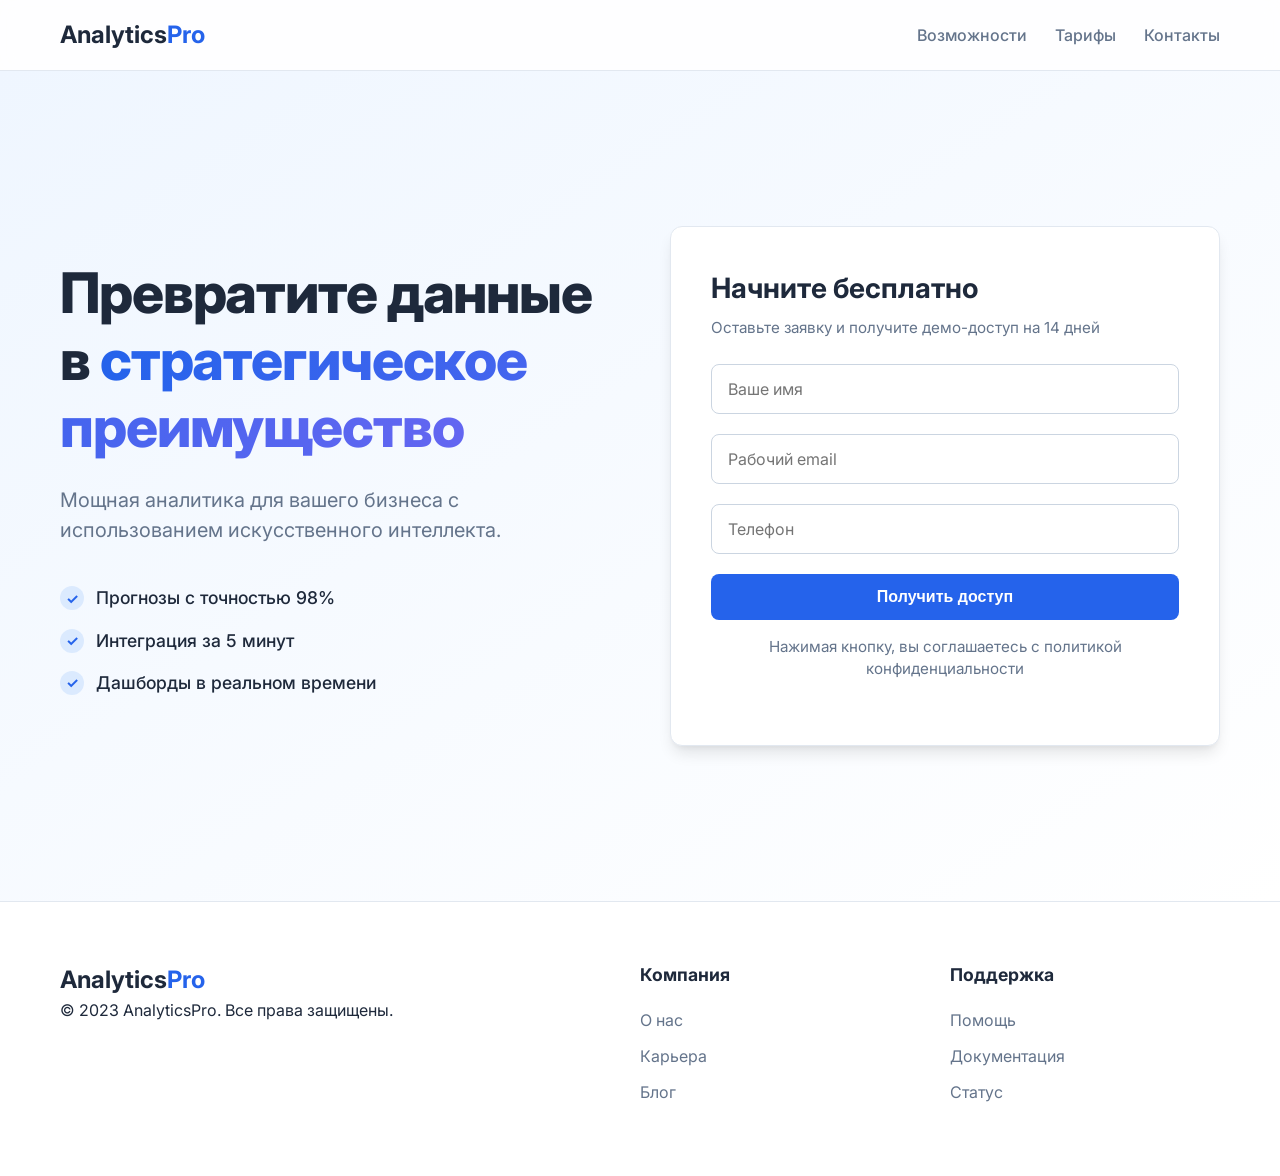
<file: index.html>
<!DOCTYPE html>
<html lang="ru">
<head>
    <meta charset="UTF-8">
    <meta name="viewport" content="width=device-width, initial-scale=1.0">
    <title>AnalyticsPro — Сервис аналитики нового поколения</title>
    <link rel="stylesheet" href="css/styles.css">
    <link rel="preconnect" href="https://fonts.googleapis.com">
    <link rel="preconnect" href="https://fonts.gstatic.com" crossorigin>
    <link href="https://fonts.googleapis.com/css2?family=Inter:wght@400;500;600;700&display=swap" rel="stylesheet">
</head>
<body>
    <header class="header">
        <div class="container header__container">
            <div class="logo">Analytics<span class="accent">Pro</span></div>
            <nav class="nav">
                <a href="#features">Возможности</a>
                <a href="#pricing">Тарифы</a>
                <a href="#contact">Контакты</a>
            </nav>
        </div>
    </header>

    <main>
        <section class="hero">
            <div class="container hero__container">
                <div class="hero__content fade-in-up">
                    <h1 class="hero__title">Превратите данные в <span class="text-gradient">стратегическое преимущество</span></h1>
                    <p class="hero__subtitle">Мощная аналитика для вашего бизнеса с использованием искусственного интеллекта.</p>
                    
                    <ul class="hero__bullets">
                        <li class="bullet-item">
                            <span class="bullet-icon">✓</span>
                            <span>Прогнозы с точностью 98%</span>
                        </li>
                        <li class="bullet-item">
                            <span class="bullet-icon">✓</span>
                            <span>Интеграция за 5 минут</span>
                        </li>
                        <li class="bullet-item">
                            <span class="bullet-icon">✓</span>
                            <span>Дашборды в реальном времени</span>
                        </li>
                    </ul>
                </div>

                <div class="hero__form-wrapper fade-in-up delay-200">
                    <form class="lead-form">
                        <h3>Начните бесплатно</h3>
                        <p>Оставьте заявку и получите демо-доступ на 14 дней</p>
                        
                        <div class="form-group">
                            <input type="text" placeholder="Ваше имя" required>
                        </div>
                        <div class="form-group">
                            <input type="email" placeholder="Рабочий email" required>
                        </div>
                        <div class="form-group">
                            <input type="tel" placeholder="Телефон">
                        </div>
                        <button type="submit" class="btn btn-primary">Получить доступ</button>
                        <p class="form-note">Нажимая кнопку, вы соглашаетесь с политикой конфиденциальности</p>
                    </form>
                </div>
            </div>
        </section>
    </main>

    <footer class="footer">
        <div class="container footer__container">
            <div class="footer__col">
                <div class="logo">Analytics<span class="accent">Pro</span></div>
                <p>© 2023 AnalyticsPro. Все права защищены.</p>
            </div>
            <div class="footer__col">
                <h4>Компания</h4>
                <a href="#">О нас</a>
                <a href="#">Карьера</a>
                <a href="#">Блог</a>
            </div>
            <div class="footer__col">
                <h4>Поддержка</h4>
                <a href="#">Помощь</a>
                <a href="#">Документация</a>
                <a href="#">Статус</a>
            </div>
        </div>
    </footer>
</body>
</html>
</file>
<file: css/styles.css>
:root {
    --primary-color: #2563eb;
    --primary-hover: #1d4ed8;
    --secondary-color: #eff6ff;
    --text-main: #1e293b;
    --text-muted: #64748b;
    --bg-body: #f8fafc;
    --white: #ffffff;
    --shadow-sm: 0 1px 2px 0 rgb(0 0 0 / 0.05);
    --shadow-lg: 0 10px 15px -3px rgb(0 0 0 / 0.1), 0 4px 6px -2px rgb(0 0 0 / 0.05);
    --radius: 12px;
}

* {
    box-sizing: border-box;
    margin: 0;
    padding: 0;
}

body {
    font-family: 'Inter', -apple-system, BlinkMacSystemFont, "Segoe UI", Roboto, Helvetica, Arial, sans-serif;
    color: var(--text-main);
    background-color: var(--bg-body);
    line-height: 1.5;
    -webkit-font-smoothing: antialiased;
}

.container {
    max-width: 1200px;
    margin: 0 auto;
    padding: 0 20px;
}

/* Header */
.header {
    background: rgba(255, 255, 255, 0.8);
    backdrop-filter: blur(10px);
    position: sticky;
    top: 0;
    z-index: 100;
    border-bottom: 1px solid #e2e8f0;
}

.header__container {
    display: flex;
    justify-content: space-between;
    align-items: center;
    height: 70px;
}

.logo {
    font-weight: 700;
    font-size: 1.5rem;
    color: var(--text-main);
}

.logo .accent {
    color: var(--primary-color);
}

.nav a {
    text-decoration: none;
    color: var(--text-muted);
    margin-left: 24px;
    font-weight: 500;
    transition: color 0.2s;
}

.nav a:hover {
    color: var(--primary-color);
}

/* Hero Section */
.hero {
    padding: 80px 0;
    background: linear-gradient(to bottom right, #eff6ff, #ffffff);
    min-height: calc(100vh - 70px);
    display: flex;
    align-items: center;
}

.hero__container {
    display: grid;
    grid-template-columns: 1fr 1fr;
    gap: 60px;
    align-items: center;
}

.hero__title {
    font-size: 3.5rem;
    font-weight: 800;
    line-height: 1.2;
    margin-bottom: 24px;
    letter-spacing: -0.02em;
}

.text-gradient {
    background: linear-gradient(90deg, var(--primary-color), #6366f1);
    -webkit-background-clip: text;
    -webkit-text-fill-color: transparent;
}

.hero__subtitle {
    font-size: 1.25rem;
    color: var(--text-muted);
    margin-bottom: 40px;
    max-width: 500px;
}

.hero__bullets {
    list-style: none;
}

.bullet-item {
    display: flex;
    align-items: center;
    margin-bottom: 16px;
    font-size: 1.1rem;
    font-weight: 500;
}

.bullet-icon {
    display: inline-flex;
    align-items: center;
    justify-content: center;
    width: 24px;
    height: 24px;
    background-color: #dbeafe;
    color: var(--primary-color);
    border-radius: 50%;
    margin-right: 12px;
    font-size: 0.9rem;
    font-weight: bold;
}

/* Form */
.hero__form-wrapper {
    background: var(--white);
    padding: 40px;
    border-radius: var(--radius);
    box-shadow: var(--shadow-lg);
    border: 1px solid #e2e8f0;
}

.lead-form h3 {
    font-size: 1.75rem;
    margin-bottom: 8px;
}

.lead-form p {
    color: var(--text-muted);
    margin-bottom: 24px;
    font-size: 0.95rem;
}

.form-group {
    margin-bottom: 20px;
}

.form-group input {
    width: 100%;
    padding: 14px 16px;
    border: 1px solid #cbd5e1;
    border-radius: 8px;
    font-size: 1rem;
    transition: border-color 0.2s, box-shadow 0.2s;
    font-family: inherit;
}

.form-group input:focus {
    outline: none;
    border-color: var(--primary-color);
    box-shadow: 0 0 0 3px rgba(37, 99, 235, 0.1);
}

.btn {
    display: inline-block;
    width: 100%;
    padding: 14px;
    border: none;
    border-radius: 8px;
    font-size: 1rem;
    font-weight: 600;
    cursor: pointer;
    transition: background-color 0.2s, transform 0.1s;
}

.btn-primary {
    background-color: var(--primary-color);
    color: white;
}

.btn-primary:hover {
    background-color: var(--primary-hover);
}

.btn-primary:active {
    transform: translateY(1px);
}

.form-note {
    font-size: 0.8rem;
    color: #94a3b8;
    margin-top: 16px;
    text-align: center;
}

/* Footer */
.footer {
    background-color: var(--white);
    padding: 60px 0;
    border-top: 1px solid #e2e8f0;
}

.footer__container {
    display: grid;
    grid-template-columns: 2fr 1fr 1fr;
    gap: 40px;
}

.footer__col h4 {
    margin-bottom: 20px;
    font-size: 1.1rem;
}

.footer__col a {
    display: block;
    text-decoration: none;
    color: var(--text-muted);
    margin-bottom: 12px;
    transition: color 0.2s;
}

.footer__col a:hover {
    color: var(--primary-color);
}

/* Animations */
@keyframes fadeInUp {
    from {
        opacity: 0;
        transform: translate3d(0, 30px, 0);
    }
    to {
        opacity: 1;
        transform: translate3d(0, 0, 0);
    }
}

.fade-in-up {
    animation: fadeInUp 0.8s cubic-bezier(0.2, 0.8, 0.2, 1) forwards;
    opacity: 0;
}

.delay-200 {
    animation-delay: 0.2s;
}

/* Responsive */
@media (max-width: 900px) {
    .hero__container {
        grid-template-columns: 1fr;
        text-align: center;
        gap: 40px;
    }

    .hero__bullets {
        display: inline-block;
        text-align: left;
    }

    .hero__title {
        font-size: 2.5rem;
    }
    
    .hero__subtitle {
        margin-left: auto;
        margin-right: auto;
    }

    .footer__container {
        grid-template-columns: 1fr;
        text-align: center;
        gap: 30px;
    }
}
</file>
